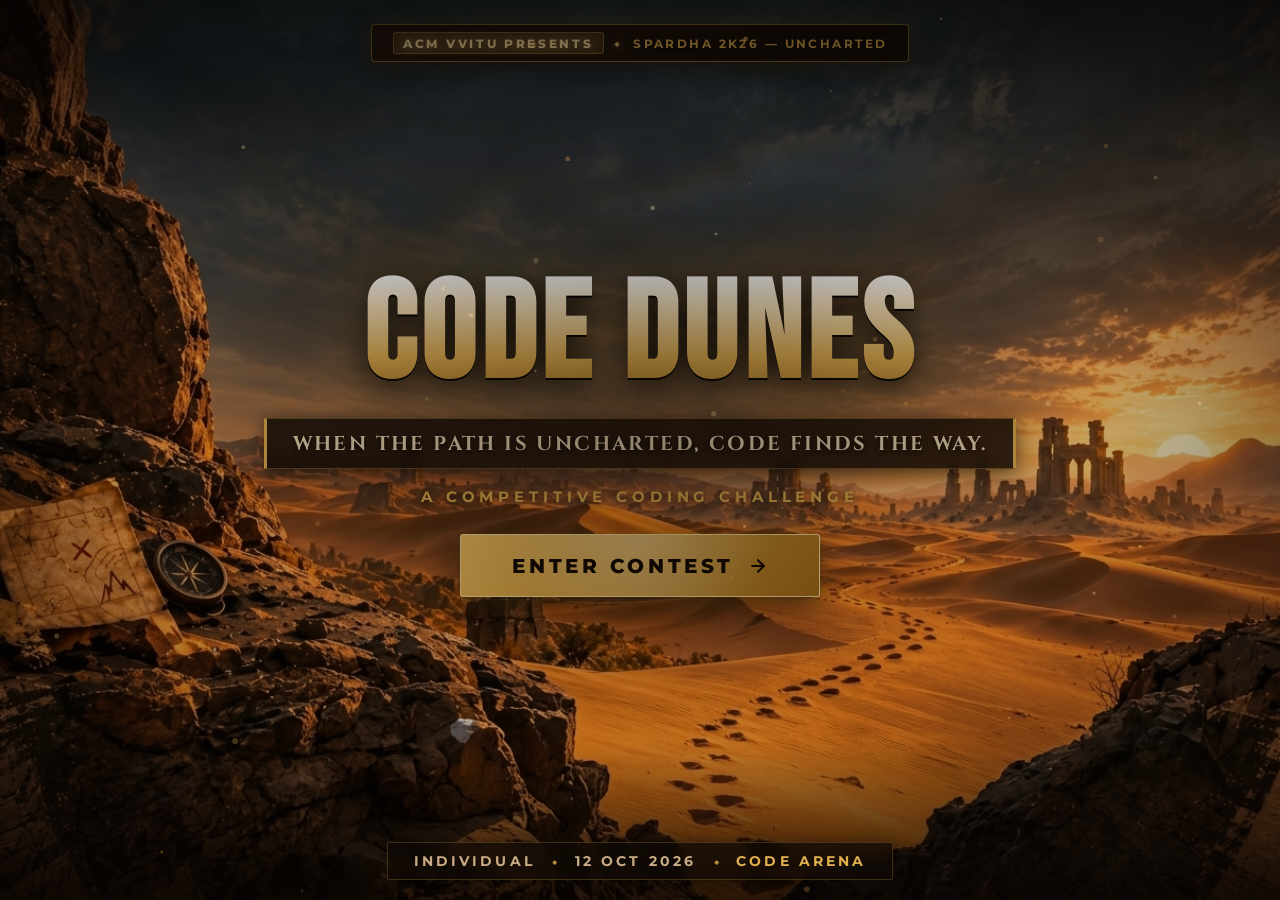
<file: index.html>
<!DOCTYPE html>
<html lang="en">
<head>
  <meta charset="UTF-8">
  <meta name="viewport" content="width=device-width, initial-scale=1.0">
  <meta http-equiv="X-UA-Compatible" content="ie=edge">
  <title>CODE DUNES — Spardha 2k26 | A Competitive Coding Challenge</title>
  
  <!-- SEO & Social Meta Tags -->
  <meta name="description" content="Enter CODE DUNES — Spardha 2k26 Uncharted. A competitive coding challenge where code finds the way through uncharted territory.">
  <meta name="theme-color" content="#0d0906">

  <!-- Favicon -->
  <link rel="icon" type="image/jpeg" href="assets/code-dunes-poster.jpg">

  <!-- Google Fonts: Bebas Neue, Cinzel & Montserrat -->
  <link rel="preconnect" href="https://fonts.googleapis.com">
  <link rel="preconnect" href="https://fonts.gstatic.com" crossorigin>
  <link href="https://fonts.googleapis.com/css2?family=Bebas+Neue&family=Cinzel:wght@500;700;800&family=Montserrat:wght@400;500;600;700;800&display=swap" rel="stylesheet">

  <!-- Core Stylesheet for Landing Page -->
  <link rel="stylesheet" href="style.css">
</head>
<body>

  <!-- ============================================================
       PAGE 1: LANDING PAGE
       Full-screen cinematic desert hero with ambient dust particles
       ============================================================ -->
  <main class="hero" id="hero-portal" role="main">

    <!-- Ambient Desert Dust Canvas (moving sand particles) -->
    <canvas id="sand-canvas" aria-hidden="true"></canvas>

    <!-- Subtle Cinematic Dark Vignette & Desert Atmosphere Overlay -->
    <div class="hero-overlay" aria-hidden="true"></div>

    <!-- Festival / Event Badge (Top indicator) -->
    <div class="festival-badge" id="fest-tag">
      <span class="fest-pill">
        <span class="fest-prefix">ACM VVITU PRESENTS</span>
        <span class="meta-dot" aria-hidden="true">◆</span>
        <span>SPARDHA 2K26 — UNCHARTED</span>
      </span>
    </div>

    <!-- ============================================================
         CENTER CONTENT
         Main focal area: Title, Taglines, Feature highlights & Action Button
         ============================================================ -->
    <div class="hero-content" id="main-content">
      
      <!-- Main Title: CODE DUNES -->
      <h1 class="contest-title" id="contest-title" data-text="CODE DUNES">
        CODE DUNES
      </h1>

      <!-- Tagline with Ancient Parchment / Banner Accent -->
      <div class="tagline-wrapper" id="tagline-wrap">
        <p class="tagline" id="contest-tagline">
          WHEN THE PATH IS UNCHARTED, CODE FINDS THE WAY.
        </p>
      </div>

      <!-- Challenge Category Subtitle -->
      <p class="challenge-subtitle" id="contest-subtitle">
        A COMPETITIVE CODING CHALLENGE
      </p>


      <!-- Primary Action: Open the CodeChef contest -->
      <div class="action-container" id="action-area">
        <a href="https://www.codechef.com/skill-test/VVITHACK" class="btn-start" id="start-contest-btn" aria-label="Start the CodeChef contest" target="_blank" rel="noopener noreferrer">
          <span class="btn-glow" aria-hidden="true"></span>
          <span class="btn-text">ENTER CONTEST</span>
          <svg class="btn-arrow" viewBox="0 0 24 24" width="20" height="20" fill="none" stroke="currentColor" stroke-width="2.5" stroke-linecap="round" stroke-linejoin="round" aria-hidden="true">
            <line x1="5" y1="12" x2="19" y2="12"></line>
            <polyline points="12 5 19 12 12 19"></polyline>
          </svg>
        </a>
      </div>

    </div>

    <!-- ============================================================
         EVENT DETAILS (Bottom of Screen)
         Essential metadata: INDIVIDUAL · 12 OCT 2026 · CODE ARENA
         ============================================================ -->
    <footer class="event-details" id="event-meta" role="contentinfo">
      <div class="meta-inner">
        <span class="meta-item">INDIVIDUAL</span>
        <span class="meta-dot" aria-hidden="true">◆</span>
        <span class="meta-item">12 OCT 2026</span>
        <span class="meta-dot" aria-hidden="true">◆</span>
        <span class="meta-item platform">CODE ARENA</span>
      </div>
    </footer>

  </main>

  <!-- Script for ambient dust particles & interactions -->
  <script src="script.js"></script>
</body>
</html>
</file>
<file: style.css>
/* ============================================================
   CODE DUNES — OFFICIAL STYLESHEET
   Spardha 2k26: Uncharted — A Competitive Coding Challenge
   ============================================================ */

/* CSS Reset & Custom Design Tokens */
:root {
  --font-display: 'Bebas Neue', sans-serif;
  --font-serif: 'Cinzel', serif;
  --font-sans: 'Montserrat', -apple-system, BlinkMacSystemFont, 'Segoe UI', Roboto, sans-serif;
  --font-mono: 'JetBrains Mono', monospace;

  /* Color Palette — Desert & Ancient Ruins */
  --bg-dark: #0a0604;
  --bg-deep: #050302;
  --bg-card: rgba(18, 11, 6, 0.88);
  --bg-card-subtle: rgba(28, 18, 10, 0.75);

  --sand-gold: #e2b04f;
  --sand-bright: #ffd47a;
  --sand-light: #f5e4c8;
  --sand-muted: #c9ab86;
  --sand-parchment: #eedbb6;
  --sand-dark-brown: #2e1e12;
  
  --banner-bg: rgba(22, 14, 8, 0.85);
  --banner-border: rgba(226, 176, 79, 0.35);

  /* Button Golden Gradient */
  --btn-gold-1: #f3c262;
  --btn-gold-2: #d49a32;
  --btn-gold-3: #a46d18;
  --btn-text: #120902;
  --btn-glow: rgba(226, 176, 79, 0.45);

  /* Accents & Status */
  --accent-green: #38ef7d;
  --accent-green-glow: rgba(56, 239, 125, 0.4);
  --accent-red: #ff5252;
  --accent-border: rgba(226, 176, 79, 0.28);

  /* Shadows */
  --text-shadow-heavy: 0 4px 16px rgba(0, 0, 0, 0.95), 0 2px 4px rgba(0, 0, 0, 0.8);
  --box-shadow-portal: 0 10px 40px rgba(0, 0, 0, 0.8);
  --box-shadow-card: 0 16px 45px rgba(0, 0, 0, 0.85), 0 0 25px rgba(226, 176, 79, 0.08);
}

*, *::before, *::after {
  margin: 0;
  padding: 0;
  box-sizing: border-box;
}

html, body {
  width: 100%;
  min-height: 100%;
  overflow-x: hidden;
  background-color: var(--bg-dark);
  color: var(--sand-light);
  font-family: var(--font-sans);
  -webkit-font-smoothing: antialiased;
  -moz-osx-font-smoothing: grayscale;
}

/* ============================================================
   HERO / FULL-SCREEN PORTAL CONTAINER
   ============================================================ */
.hero {
  position: relative;
  width: 100%;
  min-height: 100vh;
  min-height: 100dvh;
  display: flex;
  flex-direction: column;
  justify-content: space-between;
  align-items: center;
  padding: 1.5rem 1.5rem 1.25rem 1.5rem;
  background-image: url('assets/code-dunes-poster.jpg');
  background-size: cover;
  background-position: center center;
  background-repeat: no-repeat;
  overflow-x: hidden;

  /* Fade-in animation on load */
  animation: heroFadeIn 1.2s cubic-bezier(0.16, 1, 0.3, 1) forwards;
}

/* Desert Ambient Dust Canvas */
#sand-canvas {
  position: fixed;
  top: 0;
  left: 0;
  width: 100%;
  height: 100%;
  pointer-events: none;
  z-index: 2;
  opacity: 0.75;
}

/* Cinematic Multi-layered Desert Overlay */
.hero-overlay {
  position: fixed;
  inset: 0;
  z-index: 1;
  pointer-events: none;
  background: 
    radial-gradient(ellipse at 50% 48%, rgba(12, 7, 3, 0.42) 0%, rgba(12, 7, 3, 0.22) 50%, rgba(6, 3, 2, 0.65) 100%),
    linear-gradient(180deg, rgba(10, 5, 2, 0.45) 0%, transparent 18%, transparent 82%, rgba(8, 4, 2, 0.75) 100%);
}

/* ============================================================
   TOP PORTAL HEADER & STEPPER NAVIGATION
   ============================================================ */
.portal-header {
  position: relative;
  z-index: 5;
  width: 100%;
  max-width: 1100px;
  display: flex;
  flex-direction: column;
  align-items: center;
  gap: 0.85rem;
  margin-bottom: 1rem;
}

.festival-badge {
  position: relative;
  opacity: 0;
  transform: translateY(-10px);
  animation: elementFadeUp 0.8s cubic-bezier(0.16, 1, 0.3, 1) 0.3s forwards;
}

.fest-pill {
  display: inline-flex;
  align-items: center;
  justify-content: center;
  flex-wrap: wrap;
  gap: 0.65rem;
  padding: 0.45rem 1.3rem;
  font-family: var(--font-sans);
  font-size: 0.76rem;
  font-weight: 700;
  letter-spacing: 0.2em;
  text-transform: uppercase;
  color: var(--sand-gold);
  background: linear-gradient(135deg, rgba(32, 19, 10, 0.9) 0%, rgba(18, 11, 6, 0.95) 100%);
  border: 1px solid rgba(226, 176, 79, 0.55);
  border-radius: 4px;
  backdrop-filter: blur(8px);
  -webkit-backdrop-filter: blur(8px);
  text-shadow: 0 2px 8px rgba(0, 0, 0, 0.85);
  box-shadow: 0 6px 20px rgba(0, 0, 0, 0.6), 0 0 20px rgba(226, 176, 79, 0.28);
  transition: all 0.3s ease;
}

.fest-pill:hover {
  border-color: rgba(226, 176, 79, 0.8);
  box-shadow: 0 6px 24px rgba(0, 0, 0, 0.65), 0 0 28px rgba(226, 176, 79, 0.42);
}

.fest-prefix {
  color: #ffe4a0;
  font-weight: 800;
  letter-spacing: 0.22em;
  background: rgba(226, 176, 79, 0.18);
  padding: 0.15rem 0.6rem;
  border-radius: 3px;
  border: 1px solid rgba(226, 176, 79, 0.4);
  text-shadow: 0 0 12px rgba(255, 212, 122, 0.7);
}

.fest-pill .meta-dot {
  color: #ffd47a;
  font-size: 0.6rem;
  text-shadow: 0 0 8px rgba(226, 176, 79, 0.8);
}

/* Stepper Bar */
.stepper-nav {
  display: inline-flex;
  align-items: center;
  justify-content: center;
  gap: 0.65rem;
  padding: 0.45rem 1.25rem;
  background: rgba(16, 10, 5, 0.78);
  border: 1px solid rgba(226, 176, 79, 0.25);
  border-radius: 30px;
  backdrop-filter: blur(8px);
  -webkit-backdrop-filter: blur(8px);
  box-shadow: 0 4px 20px rgba(0, 0, 0, 0.5);
  opacity: 0;
  transform: translateY(-8px);
  animation: elementFadeUp 0.8s cubic-bezier(0.16, 1, 0.3, 1) 0.45s forwards;
}

.step-item {
  display: flex;
  align-items: center;
  gap: 0.45rem;
  font-size: 0.72rem;
  font-weight: 700;
  letter-spacing: 0.15em;
  color: var(--sand-muted);
  cursor: default;
  transition: all 0.3s ease;
}

.step-number {
  display: inline-flex;
  align-items: center;
  justify-content: center;
  width: 22px;
  height: 22px;
  border-radius: 50%;
  background: rgba(45, 30, 16, 0.9);
  border: 1px solid rgba(226, 176, 79, 0.3);
  font-family: var(--font-mono);
  font-size: 0.68rem;
  font-weight: 700;
  color: var(--sand-muted);
  transition: all 0.3s ease;
}

.step-item.active {
  color: var(--sand-bright);
}

.step-item.active .step-number {
  background: var(--sand-gold);
  border-color: #fff;
  color: #120902;
  box-shadow: 0 0 10px rgba(226, 176, 79, 0.6);
}

.step-item.completed {
  color: var(--sand-gold);
}

.step-item.completed .step-number {
  background: rgba(56, 239, 125, 0.2);
  border-color: var(--accent-green);
  color: var(--accent-green);
}

.step-connector {
  width: 22px;
  height: 1px;
  background: rgba(226, 176, 79, 0.25);
}

/* ============================================================
   SCREEN VIEWS (SPA System)
   ============================================================ */
.screen-view {
  position: relative;
  z-index: 3;
  width: 100%;
  max-width: 1100px;
  display: none;
  opacity: 0;
  transform: translateY(16px);
  transition: opacity 0.45s ease, transform 0.45s ease;
}

.screen-view.active {
  display: flex;
  flex-direction: column;
  align-items: center;
  justify-content: center;
  opacity: 1;
  transform: translateY(0);
  animation: screenSlideIn 0.55s cubic-bezier(0.16, 1, 0.3, 1) forwards;
}

@keyframes screenSlideIn {
  from {
    opacity: 0;
    transform: translateY(20px) scale(0.99);
  }
  to {
    opacity: 1;
    transform: translateY(0) scale(1);
  }
}

/* ============================================================
   PAGE 1: LANDING SCREEN CONTENT
   ============================================================ */
.hero-content {
  display: flex;
  flex-direction: column;
  align-items: center;
  justify-content: center;
  text-align: center;
  max-width: 950px;
  width: 100%;
  margin: auto 0;
  padding: 1rem 1rem 2rem 1rem;
}

.contest-title {
  font-family: var(--font-display);
  font-size: clamp(3.8rem, 11vw, 8.5rem);
  font-weight: 900;
  line-height: 0.92;
  letter-spacing: 0.04em;
  text-transform: uppercase;
  margin-bottom: 1.1rem;
  color: #fff;
  background: linear-gradient(180deg, #ffffff 0%, #fae5be 25%, #e5b252 65%, #ab7522 100%);
  -webkit-background-clip: text;
  background-clip: text;
  -webkit-text-fill-color: transparent;
  filter: drop-shadow(0 2px 0 rgba(0, 0, 0, 0.9))
          drop-shadow(0 6px 18px rgba(0, 0, 0, 0.95))
          drop-shadow(0 0 25px rgba(226, 176, 79, 0.35));
  opacity: 0;
  transform: translateY(18px) scale(0.98);
  animation: titleAppear 1s cubic-bezier(0.16, 1, 0.3, 1) 0.5s forwards;
}

.tagline-wrapper {
  position: relative;
  display: inline-block;
  margin-bottom: 1.1rem;
  padding: 0.65rem 1.6rem;
  background: var(--banner-bg);
  border: 1px solid var(--banner-border);
  border-left: 3px solid var(--sand-gold);
  border-right: 3px solid var(--sand-gold);
  box-shadow: 0 4px 20px rgba(0, 0, 0, 0.6);
  backdrop-filter: blur(6px);
  -webkit-backdrop-filter: blur(6px);
  opacity: 0;
  transform: translateY(14px);
  animation: elementFadeUp 0.9s cubic-bezier(0.16, 1, 0.3, 1) 0.85s forwards;
}

.tagline {
  font-family: var(--font-serif);
  font-size: clamp(0.85rem, 2.2vw, 1.25rem);
  font-weight: 700;
  letter-spacing: 0.12em;
  text-transform: uppercase;
  color: var(--sand-parchment);
  line-height: 1.4;
  text-shadow: 0 2px 6px rgba(0, 0, 0, 0.9);
}

.challenge-subtitle {
  font-family: var(--font-sans);
  font-size: clamp(0.75rem, 1.6vw, 0.95rem);
  font-weight: 700;
  letter-spacing: 0.32em;
  text-transform: uppercase;
  color: var(--sand-gold);
  margin-bottom: 1.8rem;
  text-shadow: 0 2px 10px rgba(0, 0, 0, 0.85);
  opacity: 0;
  transform: translateY(12px);
  animation: elementFadeUp 0.9s cubic-bezier(0.16, 1, 0.3, 1) 1.05s forwards;
}

/* Feature Highlights Bar */
.event-feature-bar {
  display: flex;
  align-items: center;
  justify-content: center;
  flex-wrap: wrap;
  gap: 1.25rem;
  margin-bottom: 2.2rem;
  padding: 0.85rem 1.8rem;
  background: rgba(18, 11, 6, 0.75);
  border: 1px solid rgba(226, 176, 79, 0.28);
  border-radius: 4px;
  backdrop-filter: blur(6px);
  -webkit-backdrop-filter: blur(6px);
  box-shadow: 0 6px 25px rgba(0, 0, 0, 0.5);
  opacity: 0;
  transform: translateY(12px);
  animation: elementFadeUp 0.9s cubic-bezier(0.16, 1, 0.3, 1) 1.15s forwards;
}

.feature-item {
  display: flex;
  align-items: center;
  gap: 0.75rem;
  text-align: left;
}

.feature-icon {
  font-size: 1.35rem;
}

.feature-meta {
  display: flex;
  flex-direction: column;
}

.feat-label {
  font-size: 0.68rem;
  font-weight: 700;
  letter-spacing: 0.15em;
  text-transform: uppercase;
  color: var(--sand-muted);
}

.feat-val {
  font-size: 0.88rem;
  font-weight: 800;
  letter-spacing: 0.08em;
  color: var(--sand-bright);
}

.feature-divider {
  width: 1px;
  height: 28px;
  background: rgba(226, 176, 79, 0.25);
}

/* Primary Action Container */
.action-container {
  display: flex;
  justify-content: center;
  align-items: center;
  opacity: 0;
  transform: translateY(16px);
  animation: elementFadeUp 0.9s cubic-bezier(0.16, 1, 0.3, 1) 1.25s forwards;
}

/* ============================================================
   SHARED BUTTON STYLES
   ============================================================ */
.btn-start {
  position: relative;
  display: inline-flex;
  align-items: center;
  justify-content: center;
  gap: 0.85rem;
  padding: 1.15rem 3.2rem;
  min-height: 56px;
  background: linear-gradient(135deg, var(--btn-gold-1) 0%, var(--btn-gold-2) 50%, var(--btn-gold-3) 100%);
  color: var(--btn-text);
  font-family: var(--font-sans);
  font-size: clamp(1.02rem, 2.2vw, 1.24rem);
  font-weight: 800;
  letter-spacing: 0.18em;
  text-transform: uppercase;
  text-decoration: none;
  border: 1px solid rgba(255, 235, 170, 0.85);
  border-radius: 3px;
  cursor: pointer;
  outline: none;
  overflow: hidden;
  box-shadow: 
    0 10px 30px rgba(0, 0, 0, 0.6),
    0 4px 18px rgba(212, 154, 50, 0.35);
  transition: transform 0.25s cubic-bezier(0.16, 1, 0.3, 1),
              filter 0.25s ease,
              box-shadow 0.25s ease;
  user-select: none;
  -webkit-tap-highlight-color: transparent;
}

.btn-glow {
  position: absolute;
  inset: 0;
  background: radial-gradient(circle at 50% 0%, rgba(255, 255, 255, 0.45), transparent 70%);
  opacity: 0.7;
  pointer-events: none;
  transition: opacity 0.25s ease;
}

.btn-text {
  position: relative;
  z-index: 1;
}

.btn-arrow {
  position: relative;
  z-index: 1;
  transition: transform 0.25s ease;
}

.btn-start:hover {
  transform: scale(1.04);
  filter: brightness(1.12);
  box-shadow: 
    0 14px 40px rgba(0, 0, 0, 0.7),
    0 6px 28px rgba(243, 194, 98, 0.55);
}

.btn-start:hover .btn-glow {
  opacity: 1;
}

.btn-start:hover .btn-arrow {
  transform: translateX(4px);
}

.btn-start:active {
  transform: scale(0.99);
  filter: brightness(1.02);
}

/* Ghost / Secondary Button */
.btn-ghost {
  display: inline-flex;
  align-items: center;
  justify-content: center;
  gap: 0.5rem;
  padding: 0.85rem 1.6rem;
  min-height: 48px;
  background: rgba(28, 18, 10, 0.6);
  color: var(--sand-parchment);
  font-family: var(--font-sans);
  font-size: 0.82rem;
  font-weight: 700;
  letter-spacing: 0.15em;
  text-transform: uppercase;
  border: 1px solid rgba(226, 176, 79, 0.35);
  border-radius: 3px;
  cursor: pointer;
  backdrop-filter: blur(4px);
  transition: all 0.25s ease;
}

.btn-ghost:hover {
  background: rgba(226, 176, 79, 0.15);
  border-color: var(--sand-gold);
  color: #fff;
  transform: translateX(-2px);
}

/* Demo Fill Button */
.btn-demo-fill {
  display: inline-flex;
  align-items: center;
  justify-content: center;
  padding: 0.85rem 1.4rem;
  min-height: 48px;
  background: rgba(45, 30, 15, 0.65);
  color: var(--sand-gold);
  font-family: var(--font-sans);
  font-size: 0.76rem;
  font-weight: 700;
  letter-spacing: 0.12em;
  border: 1px dashed rgba(226, 176, 79, 0.45);
  border-radius: 3px;
  cursor: pointer;
  transition: all 0.25s ease;
}

.btn-demo-fill:hover {
  background: rgba(226, 176, 79, 0.2);
  border-style: solid;
  color: #fff;
}

/* Text link button */
.btn-text-link {
  background: transparent;
  border: none;
  color: var(--sand-gold);
  font-family: var(--font-sans);
  font-size: 0.78rem;
  font-weight: 700;
  letter-spacing: 0.08em;
  cursor: pointer;
  padding: 0.4rem 0.6rem;
  text-decoration: underline;
  text-underline-offset: 4px;
  transition: color 0.2s ease;
}

.btn-text-link:hover {
  color: #fff;
}

/* ============================================================
   SHARED CARD DESIGN (PORTAL CARD)
   ============================================================ */
.portal-card {
  position: relative;
  background: var(--bg-card);
  border: 1px solid var(--banner-border);
  border-radius: 6px;
  box-shadow: var(--box-shadow-card);
  backdrop-filter: blur(12px);
  -webkit-backdrop-filter: blur(12px);
  padding: 2rem 2.2rem;
  width: 100%;
}

.card-header-bar {
  display: flex;
  align-items: center;
  justify-content: space-between;
  margin-bottom: 1.25rem;
  padding-bottom: 0.75rem;
  border-bottom: 1px solid rgba(226, 176, 79, 0.2);
}

.card-badge {
  font-family: var(--font-mono);
  font-size: 0.72rem;
  font-weight: 700;
  letter-spacing: 0.2em;
  color: var(--sand-gold);
  background: rgba(226, 176, 79, 0.12);
  padding: 0.25rem 0.65rem;
  border-radius: 2px;
  border: 1px solid rgba(226, 176, 79, 0.25);
}

.card-status-pill {
  display: inline-flex;
  align-items: center;
  gap: 0.45rem;
  font-size: 0.72rem;
  font-weight: 700;
  letter-spacing: 0.15em;
  text-transform: uppercase;
  color: var(--sand-muted);
}

.pulse-dot {
  width: 8px;
  height: 8px;
  border-radius: 50%;
  background: var(--sand-gold);
  box-shadow: 0 0 8px var(--sand-gold);
  animation: pulseGold 2s infinite ease-in-out;
}

@keyframes pulseGold {
  0%, 100% {
    transform: scale(0.9);
    opacity: 0.7;
  }
  50% {
    transform: scale(1.2);
    opacity: 1;
    box-shadow: 0 0 12px var(--sand-bright);
  }
}

/* ============================================================
   PAGE 2: REGISTRATION FORM STYLES
   ============================================================ */
.form-container {
  width: 100%;
  max-width: 820px;
  margin: 0 auto;
  padding: 0.5rem 0 1.5rem 0;
}

.registration-card {
  padding: 2.2rem 2.4rem;
}

.form-header-text {
  text-align: center;
  margin-bottom: 1.8rem;
}

.form-heading {
  font-family: var(--font-serif);
  font-size: clamp(1.6rem, 3.2vw, 2.2rem);
  font-weight: 700;
  letter-spacing: 0.08em;
  color: var(--sand-bright);
  text-shadow: 0 2px 10px rgba(0, 0, 0, 0.8);
  margin-bottom: 0.4rem;
}

.form-subtext {
  font-size: 0.88rem;
  color: var(--sand-muted);
  max-width: 580px;
  margin: 0 auto;
}

.form-grid {
  display: grid;
  grid-template-columns: repeat(2, 1fr);
  gap: 1.25rem 1.4rem;
  margin-bottom: 1.6rem;
}

.form-group {
  display: flex;
  flex-direction: column;
  gap: 0.45rem;
  position: relative;
}

.form-label {
  display: flex;
  align-items: center;
  gap: 0.4rem;
  font-size: 0.78rem;
  font-weight: 700;
  letter-spacing: 0.12em;
  text-transform: uppercase;
  color: var(--sand-parchment);
}

.label-icon {
  font-size: 0.95rem;
}

.req-star {
  color: var(--accent-red);
}

.input-wrap {
  position: relative;
  width: 100%;
}

.form-input {
  width: 100%;
  height: 48px;
  padding: 0.75rem 1rem;
  background: rgba(10, 6, 3, 0.85);
  border: 1px solid rgba(226, 176, 79, 0.35);
  border-radius: 4px;
  color: #fff;
  font-family: var(--font-sans);
  font-size: 0.92rem;
  font-weight: 500;
  outline: none;
  transition: all 0.25s ease;
  box-shadow: inset 0 2px 6px rgba(0, 0, 0, 0.6);
}

.form-input::placeholder {
  color: rgba(201, 171, 134, 0.45);
  font-size: 0.85rem;
}

.form-input:focus {
  border-color: var(--sand-gold);
  background: rgba(16, 10, 5, 0.95);
  box-shadow: 0 0 14px rgba(226, 176, 79, 0.35), inset 0 1px 4px rgba(0, 0, 0, 0.5);
}

.form-input.input-error {
  border-color: var(--accent-red) !important;
  box-shadow: 0 0 10px rgba(255, 82, 82, 0.3) !important;
}

.form-select {
  appearance: none;
  -webkit-appearance: none;
  background-image: url("data:image/svg2+xml,%3Csvg xmlns='http://www.w3.org/2000/svg' width='16' height='16' viewBox='0 0 24 24' fill='none' stroke='%23e2b04f' stroke-width='2' stroke-linecap='round' stroke-linejoin='round'%3E%3Cpolyline points='6 9 12 15 18 9'%3E%3C/polyline%3E%3C/svg%3E");
  background-repeat: no-repeat;
  background-position: right 1rem center;
  padding-right: 2.5rem;
  cursor: pointer;
}

.form-select option {
  background-color: #120902;
  color: var(--sand-light);
  padding: 8px;
}

.field-error {
  display: none;
  font-size: 0.72rem;
  font-weight: 600;
  color: var(--accent-red);
  margin-top: 0.2rem;
}

.field-error.visible {
  display: block;
}

/* Global Alert Box */
.form-alert-box {
  padding: 0.85rem 1.25rem;
  border-radius: 4px;
  font-size: 0.82rem;
  font-weight: 600;
  letter-spacing: 0.05em;
  margin-bottom: 1.4rem;
  animation: elementFadeUp 0.3s ease;
}

.form-alert-box.error {
  background: rgba(255, 82, 82, 0.15);
  border: 1px solid rgba(255, 82, 82, 0.4);
  color: #ff9999;
}

.form-alert-box.hidden {
  display: none;
}

/* Form Action Buttons Row */
.form-action-row {
  display: flex;
  align-items: center;
  justify-content: space-between;
  gap: 1rem;
  flex-wrap: wrap;
  padding-top: 0.85rem;
  border-top: 1px solid rgba(226, 176, 79, 0.18);
}

.btn-form-submit {
  margin-left: auto;
  padding: 0.95rem 2.4rem;
  min-height: 50px;
  font-size: 0.95rem;
}

/* ============================================================
   PAGE 3: PRE-EVENT LOBBY & LAUNCH SCREEN
   ============================================================ */
.lobby-container {
  width: 100%;
  max-width: 1050px;
  margin: 0 auto;
  padding: 0.5rem 0 1.5rem 0;
}

.lobby-grid {
  display: grid;
  grid-template-columns: 360px 1fr;
  gap: 1.6rem;
  align-items: stretch;
}

/* Contestant Digital Pass Card */
.pass-card {
  position: relative;
  display: flex;
  flex-direction: column;
  justify-content: space-between;
  background: linear-gradient(165deg, rgba(24, 15, 8, 0.92) 0%, rgba(12, 7, 4, 0.96) 100%);
  border: 1px solid rgba(226, 176, 79, 0.45);
  border-radius: 8px;
  padding: 1.8rem 1.6rem;
  box-shadow: 
    0 16px 45px rgba(0, 0, 0, 0.9),
    inset 0 0 35px rgba(226, 176, 79, 0.05);
}

/* Holographic Corner Accents */
.pass-corner-accent {
  position: absolute;
  width: 14px;
  height: 14px;
  pointer-events: none;
}

.pass-corner-accent.top-left {
  top: 6px;
  left: 6px;
  border-top: 2px solid var(--sand-bright);
  border-left: 2px solid var(--sand-bright);
}

.pass-corner-accent.top-right {
  top: 6px;
  right: 6px;
  border-top: 2px solid var(--sand-bright);
  border-right: 2px solid var(--sand-bright);
}

.pass-corner-accent.bottom-left {
  bottom: 6px;
  left: 6px;
  border-bottom: 2px solid var(--sand-bright);
  border-left: 2px solid var(--sand-bright);
}

.pass-corner-accent.bottom-right {
  bottom: 6px;
  right: 6px;
  border-bottom: 2px solid var(--sand-bright);
  border-right: 2px solid var(--sand-bright);
}

.pass-header {
  display: flex;
  align-items: center;
  justify-content: space-between;
  margin-bottom: 1.4rem;
  padding-bottom: 0.75rem;
  border-bottom: 1px dashed rgba(226, 176, 79, 0.3);
}

.pass-brand {
  display: flex;
  align-items: center;
  gap: 0.4rem;
}

.pass-symbol {
  font-size: 1.1rem;
}

.pass-title {
  font-family: var(--font-display);
  font-size: 1rem;
  letter-spacing: 0.15em;
  color: var(--sand-bright);
}

.pass-clearance-badge {
  display: inline-flex;
  align-items: center;
  gap: 0.35rem;
  background: rgba(56, 239, 125, 0.15);
  border: 1px solid rgba(56, 239, 125, 0.4);
  padding: 0.22rem 0.6rem;
  border-radius: 2px;
  font-family: var(--font-mono);
  font-size: 0.68rem;
  font-weight: 700;
  letter-spacing: 0.15em;
  color: var(--accent-green);
}

.live-dot {
  width: 7px;
  height: 7px;
  border-radius: 50%;
  background: var(--accent-green);
  box-shadow: 0 0 6px var(--accent-green);
  animation: pulseGreen 1.8s infinite;
}

@keyframes pulseGreen {
  0%, 100% {
    transform: scale(0.9);
    opacity: 0.7;
  }
  50% {
    transform: scale(1.3);
    opacity: 1;
  }
}

.pass-body {
  display: flex;
  flex-direction: column;
  gap: 1.1rem;
}

.pass-avatar-wrap {
  display: flex;
  justify-content: center;
}

.pass-avatar {
  width: 68px;
  height: 68px;
  border-radius: 50%;
  background: radial-gradient(circle at 35% 30%, #ffd47a 0%, #a46d18 100%);
  border: 2px solid #fff;
  display: flex;
  align-items: center;
  justify-content: center;
  font-family: var(--font-serif);
  font-size: 1.5rem;
  font-weight: 700;
  color: #120902;
  box-shadow: 0 6px 20px rgba(0, 0, 0, 0.7), 0 0 15px rgba(226, 176, 79, 0.4);
}

.pass-candidate-info {
  text-align: center;
}

.pass-lbl {
  display: block;
  font-size: 0.65rem;
  font-weight: 700;
  letter-spacing: 0.16em;
  text-transform: uppercase;
  color: var(--sand-muted);
  margin-bottom: 0.15rem;
}

.pass-name {
  font-family: var(--font-serif);
  font-size: 1.35rem;
  font-weight: 700;
  letter-spacing: 0.08em;
  color: #fff;
  text-shadow: 0 2px 8px rgba(0, 0, 0, 0.8);
}

.pass-details-grid {
  display: grid;
  grid-template-columns: repeat(2, 1fr);
  gap: 0.85rem;
  background: rgba(10, 5, 2, 0.65);
  border: 1px solid rgba(226, 176, 79, 0.2);
  border-radius: 4px;
  padding: 0.85rem;
}

.pass-detail-cell {
  display: flex;
  flex-direction: column;
}

.pass-detail-cell.full-width {
  grid-column: span 2;
  border-top: 1px solid rgba(226, 176, 79, 0.15);
  padding-top: 0.5rem;
  margin-top: 0.2rem;
}

.pass-val {
  font-size: 0.82rem;
  font-weight: 700;
  color: var(--sand-light);
  word-break: break-word;
}

.pass-val.mono {
  font-family: var(--font-mono);
  letter-spacing: 0.05em;
}

.pass-val.gold {
  color: var(--sand-bright);
}

/* Barcode Graphic */
.pass-barcode-wrap {
  display: flex;
  flex-direction: column;
  align-items: center;
  gap: 0.35rem;
  padding-top: 0.75rem;
}

.pass-barcode-lines {
  width: 100%;
  height: 28px;
  background: repeating-linear-gradient(
    90deg,
    var(--sand-gold),
    var(--sand-gold) 2px,
    transparent 2px,
    transparent 4px,
    var(--sand-parchment) 4px,
    var(--sand-parchment) 7px,
    transparent 7px,
    transparent 9px,
    var(--sand-gold) 9px,
    var(--sand-gold) 13px,
    transparent 13px,
    transparent 15px
  );
  opacity: 0.85;
}

.pass-barcode-num {
  font-family: var(--font-mono);
  font-size: 0.65rem;
  letter-spacing: 0.25em;
  color: var(--sand-muted);
}

.pass-footer {
  text-align: center;
  margin-top: 1.25rem;
  padding-top: 0.75rem;
  border-top: 1px dashed rgba(226, 176, 79, 0.25);
}

/* Directives & Start Event Card */
.directives-card {
  padding: 2.2rem 2.4rem;
}

.directives-header-text {
  margin-bottom: 1.6rem;
}

.lobby-heading {
  font-family: var(--font-serif);
  font-size: clamp(1.5rem, 3vw, 2.1rem);
  font-weight: 700;
  letter-spacing: 0.08em;
  color: var(--sand-bright);
  text-shadow: 0 2px 10px rgba(0, 0, 0, 0.8);
  margin-bottom: 0.35rem;
}

.directives-subtext {
  font-size: 0.86rem;
  color: var(--sand-muted);
}

.rules-grid {
  display: grid;
  grid-template-columns: repeat(2, 1fr);
  gap: 1rem;
  margin-bottom: 1.6rem;
}

.rule-box {
  display: flex;
  align-items: flex-start;
  gap: 0.85rem;
  background: rgba(14, 8, 4, 0.7);
  border: 1px solid rgba(226, 176, 79, 0.22);
  border-radius: 4px;
  padding: 0.95rem 1rem;
  transition: border-color 0.25s ease, background-color 0.25s ease;
}

.rule-box:hover {
  background: rgba(24, 14, 7, 0.85);
  border-color: rgba(226, 176, 79, 0.45);
}

.rule-index {
  font-family: var(--font-mono);
  font-size: 0.95rem;
  font-weight: 700;
  color: var(--sand-gold);
  line-height: 1;
  padding-top: 2px;
}

.rule-text-block {
  display: flex;
  flex-direction: column;
  gap: 0.25rem;
}

.rule-name {
  font-size: 0.82rem;
  font-weight: 700;
  letter-spacing: 0.06em;
  color: var(--sand-bright);
}

.rule-detail {
  font-size: 0.76rem;
  color: var(--sand-light);
  line-height: 1.35;
  opacity: 0.9;
}

.rule-detail strong {
  color: var(--sand-parchment);
}

/* Readiness Checklist */
.readiness-box {
  background: rgba(22, 13, 7, 0.75);
  border: 1px solid rgba(226, 176, 79, 0.3);
  border-radius: 4px;
  padding: 0.85rem 1.15rem;
  margin-bottom: 1.8rem;
}

.agreement-label {
  display: flex;
  align-items: center;
  gap: 0.75rem;
  cursor: pointer;
  user-select: none;
}

.agreement-label input[type="checkbox"] {
  position: absolute;
  opacity: 0;
  pointer-events: none;
}

.custom-checkbox {
  width: 20px;
  height: 20px;
  border-radius: 3px;
  border: 2px solid var(--sand-gold);
  background: rgba(12, 6, 2, 0.8);
  flex-shrink: 0;
  display: flex;
  align-items: center;
  justify-content: center;
  transition: all 0.2s ease;
}

.agreement-label input[type="checkbox"]:checked + .custom-checkbox {
  background: var(--sand-gold);
}

.agreement-label input[type="checkbox"]:checked + .custom-checkbox::after {
  content: '✓';
  color: #120902;
  font-size: 14px;
  font-weight: 900;
}

.agreement-text {
  font-size: 0.82rem;
  font-weight: 600;
  color: var(--sand-parchment);
  line-height: 1.4;
}

.agreement-text strong {
  color: var(--sand-bright);
}

/* Action Area for Starting Main Event */
.lobby-action-area {
  display: flex;
  justify-content: center;
  margin-bottom: 0.85rem;
}

.btn-main-event {
  width: 100%;
  max-width: 420px;
  padding: 1.25rem 2.8rem;
  min-height: 62px;
  font-size: clamp(1.1rem, 2.2vw, 1.3rem);
  letter-spacing: 0.22em;
  position: relative;
}

.btn-pulse-ring {
  position: absolute;
  inset: -6px;
  border-radius: 8px;
  border: 2px solid rgba(226, 176, 79, 0.6);
  pointer-events: none;
  animation: pulseRing 2.2s cubic-bezier(0.25, 0.46, 0.45, 0.94) infinite;
}

@keyframes pulseRing {
  0% {
    transform: scale(0.97);
    opacity: 0.8;
  }
  60% {
    transform: scale(1.05);
    opacity: 0;
  }
  100% {
    transform: scale(1.05);
    opacity: 0;
  }
}

.lobby-notice {
  text-align: center;
  font-size: 0.74rem;
  color: var(--sand-muted);
  letter-spacing: 0.04em;
}

/* ============================================================
   BOTTOM EVENT DETAILS (FOOTER)
   ============================================================ */
.event-details {
  position: relative;
  z-index: 4;
  width: 100%;
  display: flex;
  justify-content: center;
  align-items: center;
  padding-top: 1rem;
  opacity: 0;
  transform: translateY(10px);
  animation: elementFadeUp 0.8s cubic-bezier(0.16, 1, 0.3, 1) 1.45s forwards;
}

.meta-inner {
  display: flex;
  align-items: center;
  justify-content: center;
  flex-wrap: wrap;
  gap: 1.1rem;
  padding: 0.55rem 1.6rem;
  background: rgba(14, 9, 5, 0.75);
  border: 1px solid rgba(226, 176, 79, 0.22);
  border-radius: 2px;
  backdrop-filter: blur(5px);
  -webkit-backdrop-filter: blur(5px);
  box-shadow: 0 4px 16px rgba(0, 0, 0, 0.5);
}

.meta-item {
  font-family: var(--font-sans);
  font-size: clamp(0.72rem, 1.4vw, 0.88rem);
  font-weight: 700;
  letter-spacing: 0.22em;
  text-transform: uppercase;
  color: var(--sand-muted);
}

.meta-item.platform {
  color: var(--sand-gold);
}

.meta-dot {
  font-size: 0.55rem;
  color: var(--sand-gold);
  opacity: 0.8;
}

/* ============================================================
   KEYFRAME ANIMATIONS
   ============================================================ */
@keyframes heroFadeIn {
  from { opacity: 0; }
  to { opacity: 1; }
}

@keyframes titleAppear {
  0% {
    opacity: 0;
    transform: translateY(24px) scale(0.97);
    filter: drop-shadow(0 4px 18px rgba(0,0,0,0.95)) blur(4px);
  }
  100% {
    opacity: 1;
    transform: translateY(0) scale(1);
    filter: drop-shadow(0 2px 0 rgba(0, 0, 0, 0.9))
            drop-shadow(0 6px 18px rgba(0, 0, 0, 0.95))
            drop-shadow(0 0 25px rgba(226, 176, 79, 0.35)) blur(0px);
  }
}

@keyframes elementFadeUp {
  from {
    opacity: 0;
    transform: translateY(14px);
  }
  to {
    opacity: 1;
    transform: translateY(0);
  }
}

/* ============================================================
   RESPONSIVENESS (Desktop, Laptop, Tablet, Mobile)
   ============================================================ */

/* Laptop / Medium Screens */
@media (max-width: 1024px) {
  .hero {
    padding: 1.25rem 1rem;
  }
  .lobby-grid {
    grid-template-columns: 320px 1fr;
    gap: 1.25rem;
  }
  .contest-title {
    margin-bottom: 0.9rem;
  }
}

/* Tablet Screens */
@media (max-width: 820px) {
  .lobby-grid {
    grid-template-columns: 1fr;
  }
  .pass-card {
    max-width: 480px;
    margin: 0 auto;
  }
  .form-grid {
    grid-template-columns: 1fr;
    gap: 1rem;
  }
  .rules-grid {
    grid-template-columns: 1fr;
  }
  .contest-title {
    font-size: clamp(3.2rem, 13vw, 5.5rem);
  }
  .btn-start {
    padding: 1.05rem 2.6rem;
    font-size: 1.05rem;
  }
}

/* Mobile Screens */
@media (max-width: 480px) {
  .hero {
    padding: 0.85rem 0.65rem;
  }
  .stepper-nav {
    padding: 0.35rem 0.75rem;
    gap: 0.35rem;
  }
  .step-label {
    display: none;
  }
  .fest-pill {
    font-size: 0.62rem;
    letter-spacing: 0.12em;
    padding: 0.35rem 0.75rem;
  }
  .portal-card {
    padding: 1.4rem 1.1rem;
  }
  .contest-title {
    font-size: clamp(2.85rem, 15vw, 4.2rem);
    line-height: 0.95;
    margin-bottom: 0.85rem;
  }
  .tagline-wrapper {
    padding: 0.5rem 0.85rem;
  }
  .tagline {
    font-size: 0.78rem;
  }
  .challenge-subtitle {
    font-size: 0.68rem;
  }
  .event-feature-bar {
    padding: 0.65rem 0.85rem;
    gap: 0.75rem;
  }
  .feature-divider {
    display: none;
  }
  .feature-item {
    width: 100%;
    justify-content: flex-start;
  }
  .btn-start {
    width: 100%;
    padding: 1rem 1.4rem;
    font-size: 0.96rem;
    letter-spacing: 0.14em;
  }
  .form-action-row {
    flex-direction: column-reverse;
    gap: 0.75rem;
  }
  .btn-ghost, .btn-demo-fill, .btn-form-submit {
    width: 100%;
    margin-left: 0;
  }
  .meta-inner {
    padding: 0.45rem 0.75rem;
    gap: 0.6rem;
  }
  .meta-item {
    font-size: 0.68rem;
    letter-spacing: 0.14em;
  }
}
</file>
